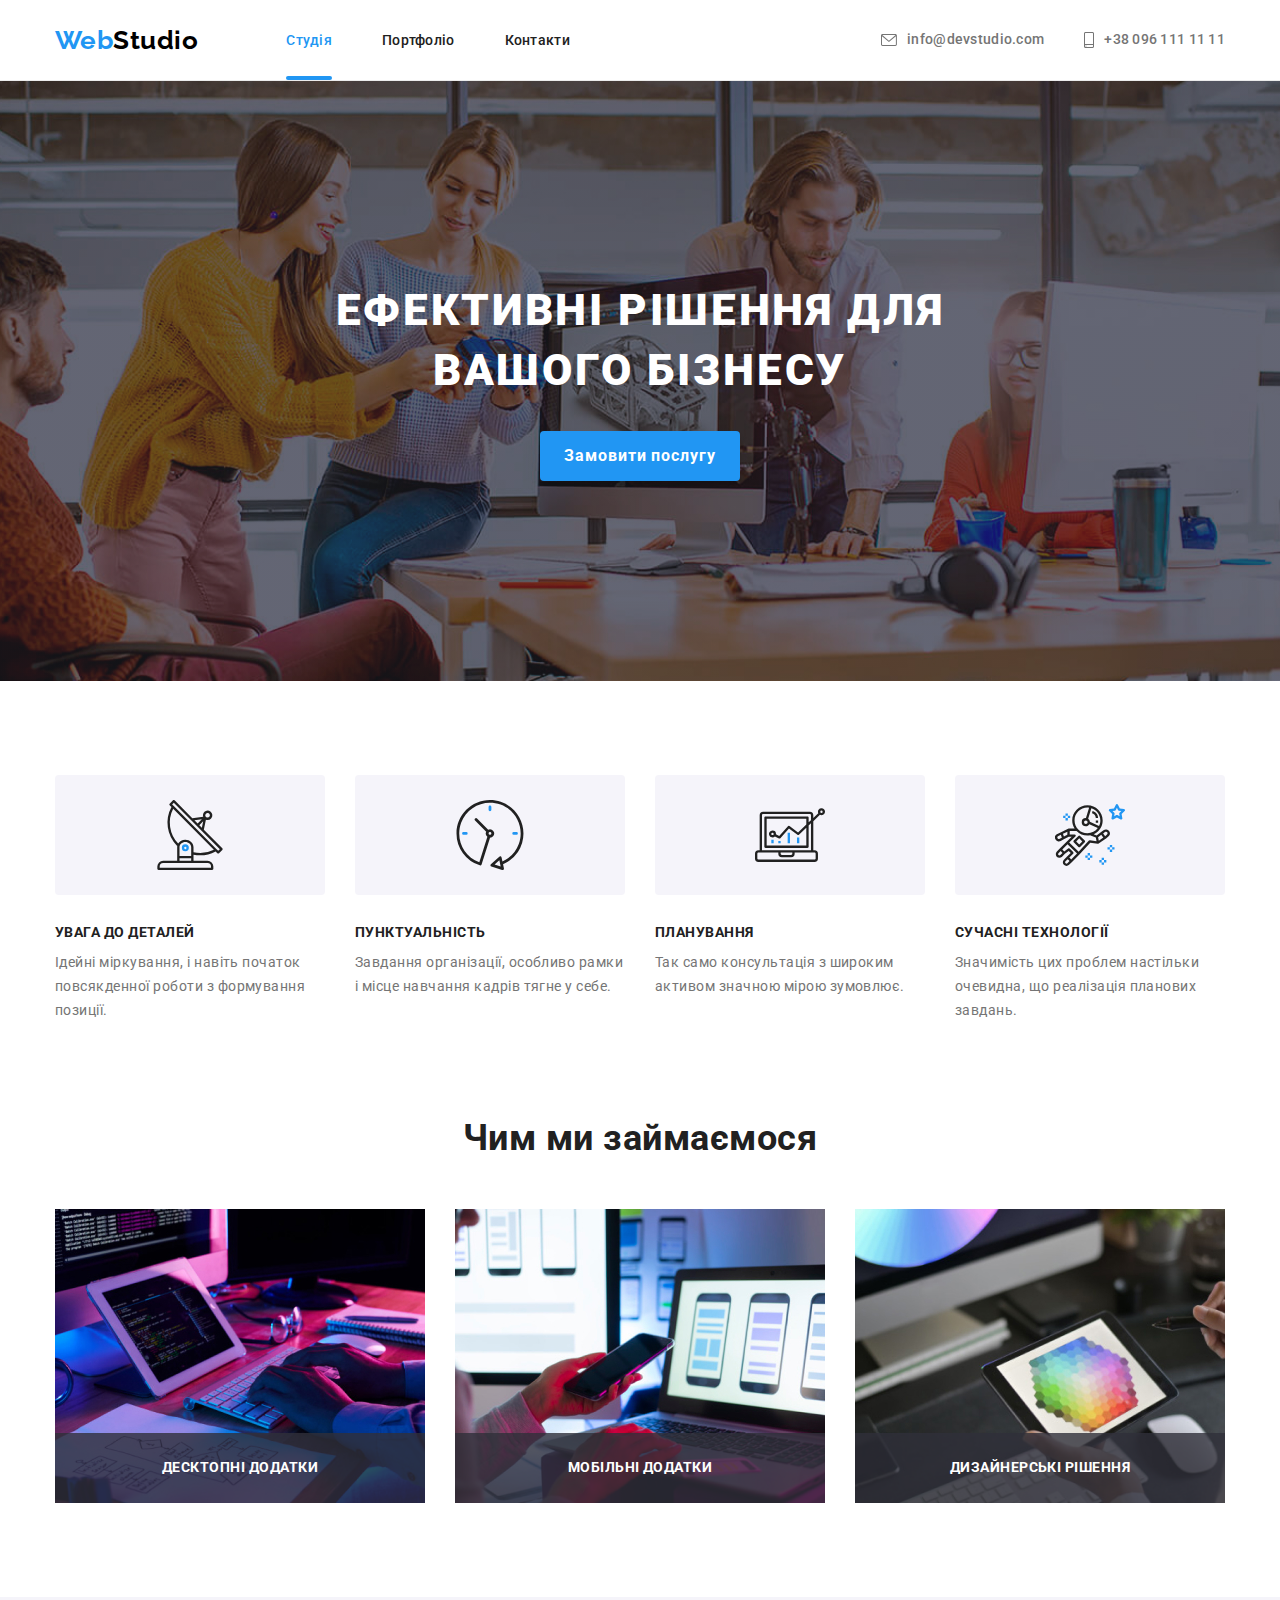
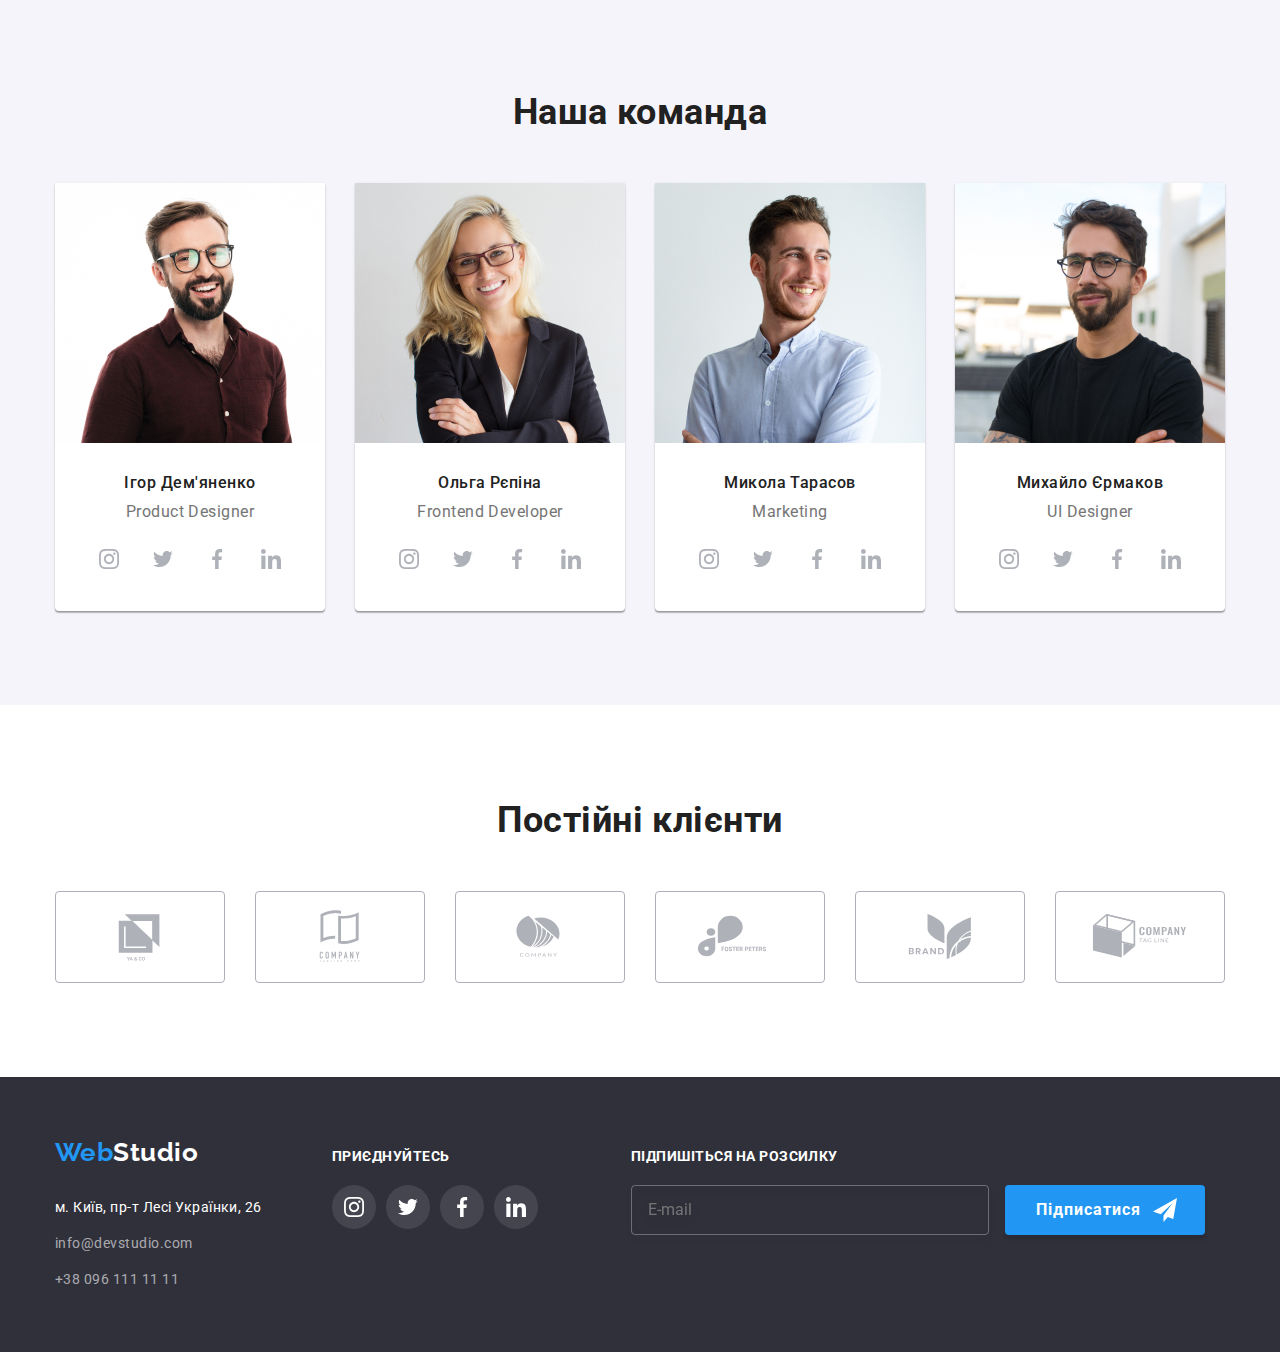
<file: index.html>
<!DOCTYPE html>
<html lang="uk">
  <head>
    <meta charset="UTF-8" />
    <meta http-equiv="X-UA-Compatible" content="IE=edge" />
    <meta name="viewport" content="width=device-width, initial-scale=1.0" />
    <title>WebStudio</title>
    <link
      href="https://fonts.googleapis.com/css2?family=Raleway:wght@700&family=Roboto:wght@400;500;700;900&display=swap"
      rel="stylesheet"
    />
    <link
      rel="stylesheet"
      href="https://cdnjs.cloudflare.com/ajax/libs/modern-normalize/1.1.0/modern-normalize.min.css"
    />

    <link rel="stylesheet" href="./css/main.min.css">
  </head>

  <body>
    <!--Шапка сайту-->
    <header class="header">
      <div class="container header__container">
        <!-- Навігація -->
        <nav class="site-nav">
          <a href="./index.html" lang="en" class="logo-header"
            ><span class="logo__web">Web</span>Studio</a
          >
          <ul class="site-nav__list list">
            <li class="site-nav__item">
              <a
                href="./index.html"
                class="site-nav__link site-nav__link--current"
                >Студія</a
              >
            </li>
            <li class="site-nav__item">
              <a href="./portfolio.html" class="site-nav__link">Портфоліо</a>
            </li>
            <li class="site-nav__item">
              <a href="#" class="site-nav__link">Контакти</a>
            </li>
          </ul>
        </nav>

        <!-- Контакти -->
        <ul class="contacts-nav list">
          <li class="contacts-nav__item">
            <a href="mailto:info@devstudio.com" class="contacts-nav__link">
              <svg width="16" height="12" class="contacts-nav__svg-envelope">
                <use href="./images/icons.svg#icon-envelope-hover"></use>
              </svg>
              info@devstudio.com
            </a>
          </li>
          <li class="contacts-nav__item">
            <a href="tel:+380961111111" class="contacts-nav__link">
              <svg width="10" height="16" class="contacts-nav__svg-smartphone">
                <use href="./images/icons.svg#icon-smartphone"></use>
              </svg>
              +38 096 111 11 11</a
            >
          </li>
        </ul>
      
      <button type="button" class="header_burger js-open-menu"  >
        <svg  width="40" height="40" >
          <use href="./images/icons.svg#icon-menu_burger"></use>
        </svg>
      </button>
    </div>

     <!-- Мобільне меню -->
      <div class="mobile-menu js-menu-container">
        <div class="mobile-menu__container">
          <button type="button" class="mobile-menu__btn-close js-close-menu">
             <svg width="40" height="40" class="mobile-menu__svg" >
                 <use href="./images/icons.svg#icon-menu_close"></use>
            </svg>
           </button>
          <ul class="mobile-menu__list list">
            <li class="mobile-menu__item">
                <a href="./index.html" class="mobile-menu__link mobile-menu__link--current">Студія</a>
            </li>
            <li class="mobile-menu__item">
                <a href="./portfolio.html" class="mobile-menu__link">Портфоліо</a>
            </li>
            <li class="mobile-menu__item">           
               <a href="#" class="mobile-menu__link">Контакти</a>
            </li>
          </ul>
        
          <ul class="menu-contacts__list list">
            <li class="menu-contacts__item"><a href="tel:+380961111111" class="menu-contacts__tel"> +38 096 111 11 11 </a>
            </li>
            <li class="menu-contacts__item"><a href="mailto:info@devstudio.com" class="menu-contacts__mail"> info@devstudio.com </a>
            </li>
          </ul>

          <ul class="menu-social list">
            <li class="menu-social__item"><a href="#" class="menu-social__link">Instagram</a>
            </li>

            <li class="menu-social__item"><a href="#" class="menu-social__link">Twitter</a>
            </li>
            <li class="menu-social__item"><a href="#" class="menu-social__link">Facebook</a>
            </li>
            <li class="menu-social__item"><a href="#" class="menu-social__link">LinkedIn</a>
            </li>
          </ul>

        </div>
      
      </div>
    </header>

    <main>
      <!--Секція hero-->
      <section class="hero">
        <h1 class="hero__title">Ефективні рішення для вашого бізнесу</h1>
        <button type="button" class="hero__btn" data-modal-open>
          Замовити послугу
        </button>
        <!-- Модалка -->
        <div class="backdrop is-hidden" data-modal>
          <div class="modal">
            <button type="button" class="modal__btn" data-modal-close>
              <svg class="modal__svg">
                <use href="./images/icons.svg#icon-close-black"></use>
              </svg>
            </button>
            <b class="modal__title">Залиште свої дані, ми вам передзвонимо</b>

            <form class="form">
              <label class="form__field">
                <span class="form__title">Ім'я</span>
                <input type="text" class="form__input" name="name" />
                <svg class="form__svg">
                  <use href="./images/icons.svg#icon-person"></use>
                </svg>
              </label>

              <label class="form__field">
                <span class="form__title">Телефон</span>
                <input type="tel" class="form__input" name="tel" />
                <svg class="form__svg">
                  <use href="./images/icons.svg#icon-phone"></use>
                </svg>
              </label>

              <label class="form__field">
                <span class="form__title">Пошта</span>
                <input type="email" class="form__input" name="email" />
                <svg class="form__svg">
                  <use href="./images/icons.svg#icon-email"></use>
                </svg>
              </label>

              <label class="form__comment">
                <span class="form__title">Коментар</span>
                <textarea
                  name="comment"
                  rows="8"
                  placeholder="Введіть текст"
                  class="form__textarea"
                ></textarea>
              </label>

              <label class="checkbox">
                <input
                  type="checkbox"
                  name="checkbox"
                  class="checkbox__input"
                  value="consent"
                />
                <svg class="checkbox__svg">
                  <use href="./images/icons.svg#icon-check"></use>
                </svg>

                <span class="checkbox__text"
                  >Погоджуюся з розсилкою та приймаю&nbsp;
                  <a href="#" class="checkbox__link">Умови договору</a>
                </span>
              </label>
              <button type="submit" class="form__btn">Відправити</button>
            </form>
          </div>
        </div>
      </section>

      <!--Секція особливості-->
      <section class="features">
        <div class="container">
          <h2 class="visually-hidden">Особливості</h2>

          <ul class="features__list list">
            <li class="features__item">
              <div class="features__box features__icon-antenna">
                <h3 class="features__title">Увага до деталей</h3>
                <p class="features__descr">
                  Ідейні міркування, і навіть початок повсякденної роботи з
                  формування позиції.
                </p>
              </div>
            </li>

            <li class="features__item">
              <div class="features__box features__icon-clock">
                <h3 class="features__title">Пунктуальність</h3>
                <p class="features__descr">
                  Завдання організації, особливо рамки і місце навчання кадрів
                  тягне у себе.
                </p>
              </div>
            </li>

            <li class="features__item">
              <div class="features__box features__icon-diagram">
                <h3 class="features__title">Планування</h3>
                <p class="features__descr">
                  Так само консультація з широким активом значною мірою
                  зумовлює.
                </p>
              </div>
            </li>

            <li class="features__item">
              <div class="features__box features__icon-astronaut">
                <h3 class="features__title">Сучасні технології</h3>
                <p class="features__descr">
                  Значимість цих проблем настільки очевидна, що реалізація
                  планових завдань.
                </p>
              </div>
            </li>
          </ul>
        </div>
      </section>
      <!--Секція чим ми займаємося-->
      <section class="actions">
        <div class="container">
          <h2 class="section-title">Чим ми займаємося</h2>
          <ul class="list actions__list">
            <li class="actions__item">
              <div>
                <img
                  srcset="./images/desktop-app-desktop.jpeg 1x, ./images/desktop-app-desktop@2x.jpeg 2x" 
                  src="./images/desktop-app-desktop.jpeg"
                  alt="десктопні додатки"
                  width="370"
                />
                <p class="actions__descr">Десктопні додатки</p>
              </div>
            </li>
            <li class="actions__item">
              <div>
                <img
                srcset="./images/mob-app-desktop.jpeg 1x, ./images/mob-app-desktop@2x.jpeg 2x" 
                  src="./images/mob-app-desktop.jpeg"
                  alt="мобільні додатки"
                  width="370"
                />
                <p class="actions__descr">Мобільні додатки</p>
              </div>
            </li>
            <li class="actions__item">
              <div>
                <img
                srcset="./images/design-solution-desktop.jpeg 1x, ./images/design-solution-desktop@2x.jpeg 2x"
                  src="./images/design-solution-desktop.jpeg"
                  alt="дизайнерські рішення"
                  width="370"
                />
                <p class="actions__descr">Дизайнерські рішення</p>
              </div>
            </li>
          </ul>
        </div>
      </section>

      <!--Секція наша команда-->
      <section class="team">
        <div class="container team__container">
          <h2 class="section-title">Наша команда</h2>
          <ul class="list team__list">
            <li class="team__item">
              <picture>
                <!--Картинка для desktop -->
                <source
                  srcset="./images/staff/desk/demyanenko-desktop.jpeg 1x, ./images/staff/desk/demyanenko-desktop@2x.jpeg 2x"
                  media="(min-width: 1200px)"
                />
                <!--Картинка для tablet -->
                <source
                  srcset="./images/staff/tab/demyanenko-tablet.jpeg 1x, ./images/staff/tab/demyanenko-tablet@2x.jpeg 2x"
                  media="(min-width: 768px)"
                />
                <!--Каартинка для mobile -->
                <img
                  srcset="./images/staff/mob/demyanenko-mobile.jpeg 1x, ./images/staff/mob/demyanenko-mobile@2x.jpeg 2x"
                  src="./images/staff/mob/demyanenko-mobile.jpeg"
                  alt="Ігор Дем'яненко"
                />
              </picture>
              <div class="team__text">
                <h3 class="team__title">Ігор Дем'яненко</h3>
                <p class="team__position" lang="en">Product Designer</p>

                <ul class="social list">
                  <li class="social__item">
                    <a
                      href="#"
                      target="_blank"
                      rel="noreferrer noopener"
                      class="social__link"
                    >
                      <svg width="20" height="20">
                        <use href="./images/icons.svg#icon-instagram"></use>
                      </svg>
                    </a>
                  </li>
                  <li class="social__item">
                    <a
                      href="#"
                      target="_blank"
                      rel="noreferrer noopener"
                      class="social__link"
                    >
                      <svg width="20" height="20">
                        <use href="./images/icons.svg#icon-twitter"></use>
                      </svg>
                    </a>
                  </li>
                  <li class="social__item">
                    <a
                      href="#"
                      target="_blank"
                      rel="noreferrer noopener"
                      class="social__link"
                    >
                      <svg width="20" height="20">
                        <use href="./images/icons.svg#icon-facebook"></use>
                      </svg>
                    </a>
                  </li>
                  <li class="social__item">
                    <a
                      href="#"
                      target="_blank"
                      rel="noreferrer noopener"
                      class="social__link"
                    >
                      <svg width="20" height="20">
                        <use href="./images/icons.svg#icon-linkedin"></use>
                      </svg>
                    </a>
                  </li>
                </ul>
              </div>
            </li>
            <li class="team__item">
              <picture>
                <!--Картинка для desktop -->
                <source
                srcset="./images/staff/desk/repina-desktop.jpeg 1x, ./images/staff/desk/repina-desktop@2x.jpeg 2x"
                media="(min-width: 1200px)"
                />
                <!--Картинка для tablet -->
                <source 
                  srcset="./images/staff/tab/repina-tablet.jpeg 1x, ./images/staff/tab/repina-tablet@2x.jpeg 2x"
                  media="(min-width: 768px)"
                />
                <!--Каартинка для mobile -->
                <img
                  srcset="./images/staff/mob/repina-mobile.jpeg 1x, ./images/staff/mob/repina-mobile@2x.jpeg 2x"
                  src="./images/staff/mob/repina-mobile.jpeg"
                  alt="Ольга Рєпіна"
                />
               </picture>
              <div class="team__text">
                <h3 class="team__title">Ольга Рєпіна</h3>
                <p class="team__position" lang="en">Frontend Developer</p>
                <ul class="social list">
                  <li class="social__item">
                    <a
                      href="#"
                      target="_blank"
                      rel="noreferrer noopener"
                      class="social__link"
                    >
                      <svg width="20" height="20">
                        <use href="./images/icons.svg#icon-instagram"></use>
                      </svg>
                    </a>
                  </li>
                  <li class="social__item">
                    <a
                      href="#"
                      target="_blank"
                      rel="noreferrer noopener"
                      class="social__link"
                    >
                      <svg width="20" height="20">
                        <use href="./images/icons.svg#icon-twitter"></use>
                      </svg>
                    </a>
                  </li>
                  <li class="social__item">
                    <a
                      href="#"
                      target="_blank"
                      rel="noreferrer noopener"
                      class="social__link"
                    >
                      <svg width="20" height="20">
                        <use href="./images/icons.svg#icon-facebook"></use>
                      </svg>
                    </a>
                  </li>
                  <li class="social__item">
                    <a
                      href="#"
                      target="_blank"
                      rel="noreferrer noopener"
                      class="social__link"
                    >
                      <svg width="20" height="20">
                        <use href="./images/icons.svg#icon-linkedin"></use>
                      </svg>
                    </a>
                  </li>
                </ul>
              </div>
            </li>
            <li class="team__item">
              <picture>
                <!--Картинка для desktop -->
                <source
                srcset="./images/staff/desk/tarasov-desktop.jpeg 1x, ./images/staff/desk/tarasov-desktop@2x.jpeg 2x"
                media="(min-width: 1200px)"
                />
                <!--Картинка для tablet -->
                <source 
                  srcset="./images/staff/tab/tarasov-tablet.jpeg 1x, ./images/staff/tab/tarasov-tablet@2x.jpeg 2x"
                  media="(min-width: 768px)"
                />
                <!--Каартинка для mobile -->
                <img
                  srcset="./images/staff/mob/tarasov-mobile.jpeg 1x, ./images/staff/mob/tarasov-mobile@2x.jpeg 2x"
                  src="./images/staff/mob/tarasov-mobile.jpeg"
                  alt="Микола Тарасов"
                />
               </picture>
              <div class="team__text">
                <h3 class="team__title">Микола Тарасов</h3>
                <p class="team__position" lang="en">Marketing</p>
                <ul class="social list">
                  <li class="social__item">
                    <a
                      href="#"
                      target="_blank"
                      rel="noreferrer noopener"
                      class="social__link"
                    >
                      <svg width="20" height="20">
                        <use href="./images/icons.svg#icon-instagram"></use>
                      </svg>
                    </a>
                  </li>
                  <li class="social__item">
                    <a
                      href="#"
                      target="_blank"
                      rel="noreferrer noopener"
                      class="social__link"
                    >
                      <svg width="20" height="20">
                        <use href="./images/icons.svg#icon-twitter"></use>
                      </svg>
                    </a>
                  </li>
                  <li class="social__item">
                    <a
                      href="#"
                      target="_blank"
                      rel="noreferrer noopener"
                      class="social__link"
                    >
                      <svg width="20" height="20">
                        <use href="./images/icons.svg#icon-facebook"></use>
                      </svg>
                    </a>
                  </li>
                  <li class="social__item">
                    <a
                      href="#"
                      target="_blank"
                      rel="noreferrer noopener"
                      class="social__link"
                    >
                      <svg width="20" height="20">
                        <use href="./images/icons.svg#icon-linkedin"></use>
                      </svg>
                    </a>
                  </li>
                </ul>
              </div>
            </li>
            <li class="team__item">
              <picture>
                <!--Картинка для desktop -->
                <source
                srcset="./images/staff/desk/yermakov-desktop.jpeg 1x, ./images/staff/desk/yermakov-desktop@2x.jpeg 2x"
                media="(min-width: 1200px)"
                />
                <!--Картинка для tablet -->
                <source 
                  srcset="./images/staff/tab/yermakov-tablet.jpeg 1x, ./images/staff/tab/yermakov-tablet@2x.jpeg 2x"
                  media="(min-width: 768px)"
                />
                <!--Каартинка для mobile -->
                <img
                  srcset="./images/staff/mob/yermakov-mobile.jpeg 1x, ./images/staff/mob/yermakov-mobile@2x.jpeg 2x"
                  src="./images/staff/mob/yermakov-mobile.jpeg"
                  alt="Михайло Єрмаков"
                />
               </picture>
              <div class="team__text">
                <h3 class="team__title">Михайло Єрмаков</h3>
                <p class="team__position" lang="en">UI Designer</p>
                <ul class="social list">
                  <li class="social__item">
                    <a
                      href="#"
                      target="_blank"
                      rel="noreferrer noopener"
                      class="social__link"
                    >
                      <svg width="20" height="20">
                        <use href="./images/icons.svg#icon-instagram"></use>
                      </svg>
                    </a>
                  </li>
                  <li class="social__item">
                    <a
                      href="#"
                      target="_blank"
                      rel="noreferrer noopener"
                      class="social__link"
                    >
                      <svg width="20" height="20">
                        <use href="./images/icons.svg#icon-twitter"></use>
                      </svg>
                    </a>
                  </li>
                  <li class="social__item">
                    <a
                      href="#"
                      target="_blank"
                      rel="noreferrer noopener"
                      class="social__link"
                    >
                      <svg width="20" height="20">
                        <use href="./images/icons.svg#icon-facebook"></use>
                      </svg>
                    </a>
                  </li>
                  <li class="social__item">
                    <a
                      href="#"
                      target="_blank"
                      rel="noreferrer noopener"
                      class="social__link"
                    >
                      <svg width="20" height="20">
                        <use href="./images/icons.svg#icon-linkedin"></use>
                      </svg>
                    </a>
                  </li>
                </ul>
              </div>
            </li>
          </ul>
        </div>
      </section>

      <!--Секція постійні клієнти-->
      <section class="clients">
        <div class="container">
          <h2 class="section-title">Постійні клієнти</h2>
          <ul class="clients__list">
            <li class="clients__item">
              <a
                href="#"
                target="_blank"
                rel="noreferrer noopener"
                class="clients__icon"
              >
                <svg width="106" height="60" class="clients__svg">
                  <use href="./images/icons.svg#icon-company-1"></use>
                </svg>
              </a>
            </li>
            <li class="clients__item">
              <a
                href="#"
                target="_blank"
                rel="noreferrer noopener"
                class="clients__icon"
              >
                <svg width="106" height="60" class="clients__svg">
                  <use href="./images/icons.svg#icon-company-2"></use>
                </svg>
              </a>
            </li>
            <li class="clients__item">
              <a
                href="#"
                target="_blank"
                rel="noreferrer noopener"
                class="clients__icon"
              >
                <svg width="106" height="60" class="clients__svg">
                  <use href="./images/icons.svg#icon-company-3"></use>
                </svg>
              </a>
            </li>
            <li class="clients__item">
              <a
                href="#"
                target="_blank"
                rel="noreferrer noopener"
                class="clients__icon"
              >
                <svg width="106" height="60" class="clients__svg">
                  <use href="./images/icons.svg#icon-company-4"></use>
                </svg>
              </a>
            </li>
            <li class="clients__item">
              <a href="#" class="clients__icon">
                <svg width="106" height="60" class="clients__svg">
                  <use href="./images/icons.svg#icon-company-5"></use>
                </svg>
              </a>
            </li>
            <li class="clients__item">
              <a
                href="#"
                target="_blank"
                rel="noreferrer noopener"
                class="clients__icon"
              >
                <svg width="106" height="60" class="clients__svg">
                  <use href="./images/icons.svg#icon-company-6"></use>
                </svg>
              </a>
            </li>
          </ul>
        </div>
      </section>
    </main>

    <!--ФУТЕР-->
    <footer class="footer">
      <div class="container footer__container">
        <div class="footer__address">
          <a href="./index.html" lang="en" class="logo footer__logo">
            <span class="logo__web">Web</span
            ><span class="logo__studio">Studio</span>
          </a>
          <!-- Футер адреса -->
          <address>
            <ul class="address__list list">
              <li class="address__item">
                <a
                  href="https://goo.gl/maps/CPtrU1FHBa2aNyZL9"
                  target="_blank"
                  rel="noopener noreferrer nofollow"
                  class="address__link-map"
                  >м. Київ, пр-т Лесі Українки, 26
                </a>
              </li>
              <li class="address__item">
                <a href="mailto:info@devstudio.com" class="address__link-contacts">
                  info@devstudio.com
                </a>
              </li>
              <li class="address__item">
                <a href="tel:+380961111111" class="address__link-contacts">
                  +38 096 111 11 11
                </a>
              </li>
            </ul>
          </address>
        </div>

        <!-- Футер соцмережі -->
        <div class="footer-social">
          <h3 class="footer-social__title">приєднуйтесь</h3>
          <ul class="footer-social__list list">
            <li class="footer-social__item">
              <a
                href="#"
                target="_blank"
                rel="noreferrer noopener"
                class="footer-social__link"
              >
                <svg class="footer-icon" width="20" height="20">
                  <use href="./images/icons.svg#icon-instagram"></use>
                </svg>
              </a>
            </li>
            <li class="footer-social__item">
              <a
                href="#"
                target="_blank"
                rel="noreferrer noopener"
                class="footer-social__link"
              >
                <svg class="footer-icon" width="20" height="20">
                  <use href="./images/icons.svg#icon-twitter"></use>
                </svg>
              </a>
            </li>
            <li class="footer-social__item">
              <a
                href="#"
                target="_blank"
                rel="noreferrer noopener"
                class="footer-social__link"
              >
                <svg class="footer-icon" width="20" height="20">
                  <use href="./images/icons.svg#icon-facebook"></use>
                </svg>
              </a>
            </li>
            <li class="footer-social__item">
              <a
                href="#"
                target="_blank"
                rel="noreferrer noopener"
                class="footer-social__link"
              >
                <svg class="footer-icon" width="20" height="20">
                  <use href="./images/icons.svg#icon-linkedin"></use>
                </svg>
              </a>
            </li>
          </ul>
        </div>
        <!-- Футер підписка -->
        <div class="subscription">
          <b class="subscription__title footer-social__title"
            >Підпишіться на розсилку</b
          >
          <form>
            <label for="email" class="form-email"></label>
            <input
              type="email"
              name="email"
              placeholder="E-mail"
              id="email"
              class="subscription__input"
            />
            <button type="submit" class="subscription__btn">
              Підписатися
              <svg class="subscription__svg">
                <use href="./images/icons.svg#icon-icon"></use>
              </svg>
            </button>
          </form>
        </div>
      </div>
    </footer>

    <script src="./js/modal.js"></script>
    <script defer src="js/mobile-menu.js"></script>
  </body>
</html>
</file>
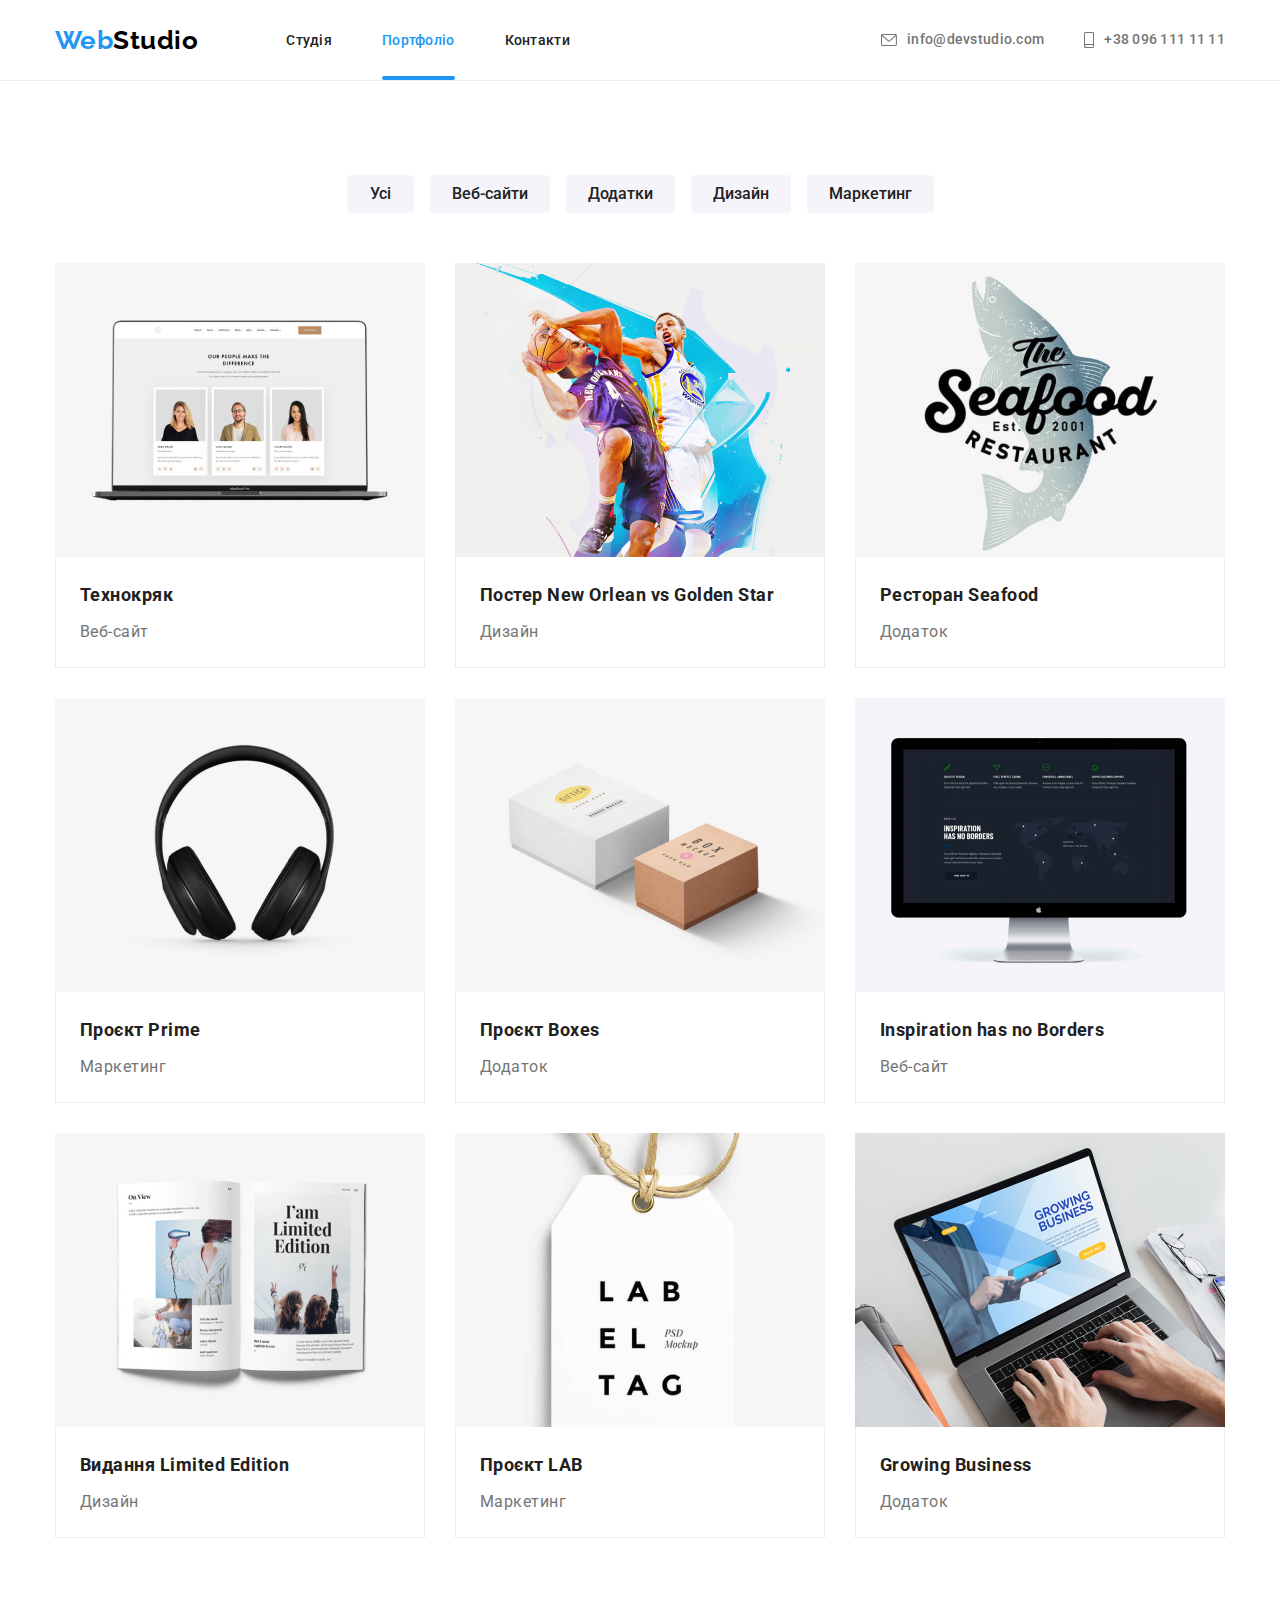
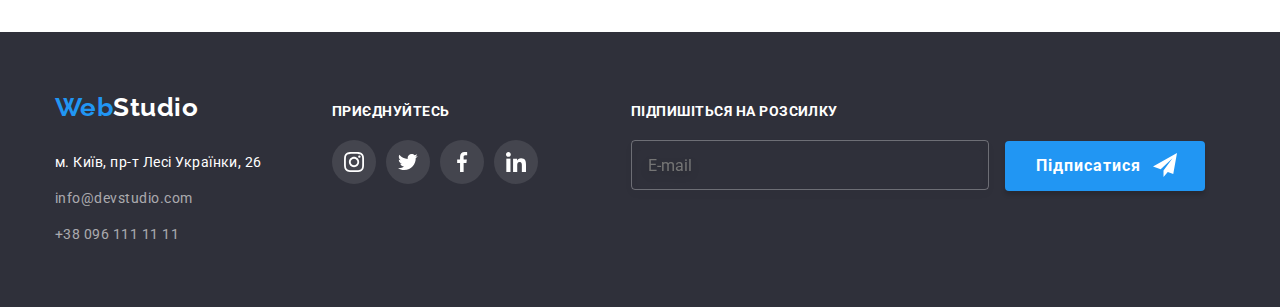
<file: portfolio.html>
<!DOCTYPE html>
<html lang="en">
  <head>
    <meta charset="UTF-8" />
    <meta http-equiv="X-UA-Compatible" content="IE=edge" />
    <meta name="viewport" content="width=device-width, initial-scale=1.0" />
    <title>Portfolio</title>
    <link
      href="https://fonts.googleapis.com/css2?family=Raleway:wght@700&family=Roboto:wght@400;500;700;900&display=swap"
      rel="stylesheet"
    />
    <link
      rel="stylesheet"
      href="https://cdnjs.cloudflare.com/ajax/libs/modern-normalize/1.1.0/modern-normalize.min.css"
    />
    <link rel="stylesheet" href="./css/main.min.css">
  </head>
  <body>
    <!--Шапка сайту-->
    <header class="header">
      <div class="container header__container">
        <!-- Навігація -->
        <nav class="site-nav">
          <a href="./index.html" lang="en" class="logo-header"
            ><span class="logo__web">Web</span>Studio</a
          >
          <ul class="site-nav__list list">
            <li class="site-nav__item">
              <a
                href="./index.html"
                class="site-nav__link"
                >Студія</a
              >
            </li>
            <li class="site-nav__item">
              <a href="./portfolio.html" class="site-nav__link site-nav__link--current">Портфоліо</a>
            </li>
            <li class="site-nav__item">
              <a href="#" class="site-nav__link">Контакти</a>
            </li>
          </ul>
        </nav>

        <!-- Контакти -->
        <ul class="contacts-nav list">
          <li class="contacts-nav__item">
            <a href="mailto:info@devstudio.com" class="contacts-nav__link">
              <svg width="16" height="12" class="contacts-nav__svg-envelope">
                <use href="./images/icons.svg#icon-envelope-hover"></use>
              </svg>
              info@devstudio.com
            </a>
          </li>
          <li class="contacts-nav__item">
            <a href="tel:+380961111111" class="contacts-nav__link">
              <svg width="10" height="16" class="contacts-nav__svg-smartphone">
                <use href="./images/icons.svg#icon-smartphone"></use>
              </svg>
              +38 096 111 11 11</a
            >
          </li>
        </ul>
        <button type="button" class="header_burger js-open-menu"  >
          <svg  width="40" height="40" >
            <use href="./images/icons.svg#icon-menu_burger"></use>
          </svg>
        </button>
      </div>
      <!-- Мобільне меню -->
      <div class="mobile-menu js-menu-container">
        <div class="mobile-menu__container">
          <button type="button" class="mobile-menu__btn-close js-close-menu">
             <svg width="40" height="40" class="mobile-menu__svg" >
                 <use href="./images/icons.svg#icon-menu_close"></use>
            </svg>
           </button>
          <ul class="mobile-menu__list list">
            <li class="mobile-menu__item">
                <a href="./index.html" class="mobile-menu__link">Студія</a>
            </li>
            <li class="mobile-menu__item">
                <a href="./portfolio.html" class="mobile-menu__link mobile-menu__link--current">Портфоліо</a>
            </li>
            <li class="mobile-menu__item">           
               <a href="#" class="mobile-menu__link">Контакти</a>
            </li>
          </ul>
        
          <ul class="menu-contacts__list list">
            <li class="menu-contacts__item"><a href="tel:+380961111111" class="menu-contacts__tel"> +38 096 111 11 11 </a>
            </li>
            <li class="menu-contacts__item"><a href="mailto:info@devstudio.com" class="menu-contacts__mail"> info@devstudio.com </a>
            </li>
          </ul>

          <ul class="menu-social list">
            <li class="menu-social__item"><a href="#" class="menu-social__link">Instagram</a>
            </li>

            <li class="menu-social__item"><a href="#" class="menu-social__link">Twitter</a>
            </li>
            <li class="menu-social__item"><a href="#" class="menu-social__link">Facebook</a>
            </li>
            <li class="menu-social__item"><a href="#" class="menu-social__link">LinkedIn</a>
            </li>
          </ul>
        </div>
        </div>
    </header>
    <main>
      <!--Секція Портфоліо-->
      <section class="portfolio">
        <div class="container">
          <h1 class="visually-hidden">Портфоліо</h1>
          <!-- Кнопки -->
          <ul class="list portfolio__list">
            <li class="portfolio__item">
              <button type="button" class="portfolio__btn">Усі</button>
            </li>
            <li class="portfolio__item">
              <button type="button" class="portfolio__btn">Веб-сайти</button>
            </li>
            <li class="portfolio__item">
              <button type="button" class="portfolio__btn">Додатки</button>
            </li>
            <li class="portfolio__item">
              <button type="button" class="portfolio__btn">Дизайн</button>
            </li>
            <li class="portfolio__item">
              <button type="button" class="portfolio__btn">Маркетинг</button>
            </li>
          </ul>
          <!-- Картки -->
          <ul class="card list">
            <li class="card__item">
              <a href="#" class="card__link">
                <div class="card__overlay">
                  <picture>
                    <!--Картинка для desktop -->
                    <source
                      srcset="./images/cards/desk/technokryak-desk.jpeg 1x, ./images/cards/desk/technokryak-desk@2x.jpeg 2x"
                      media="(min-width: 1200px)"
                    />
                    <!--Картинка для tablet -->
                    <source
                      srcset="./images/cards/tab/technokryak-tab.jpeg 1x, ./images/cards/tab/technokryak-tab@2x.jpeg 2x"
                      media="(min-width: 768px)"
                    />
                    <!--Картинка для mobile -->
                    <img
                      srcset="./images/cards/mob/technokryak-mob.jpeg 1x, ./images/cards/mob/technokryak-mob@2x.jpeg 2x"
                      src="./images/cards/mob/technokryak-mob.jpeg"
                      alt="Дизайн веб-сторінки"
                      class="card__img"
                    />
                  </picture>
                  <p class="card__overlay-text">
                    Ресурс пропонує комплексні пропозиції з різним рівнем
                    функціоналу та сервісів. Все це дозволить відвідувачу
                    отримати вичерпні відомості про компанію чи приватну особу.
                  </p>
                </div>
                <div class="card__text">
                  <h2 class="card__title">Технокряк</h2>
                  <p class="card__descr">Веб-сайт</p>
                </div>
              </a>
            </li>
            <li class="card__item">
              <a href="#" class="card__link">
                <div class="card__overlay">
                  <picture>
                    <!--Картинка для desktop -->
                    <source
                      srcset="./images/cards/desk/poster-desk.jpeg 1x, ./images/cards/desk/poster-desk@2x.jpeg 2x"
                      media="(min-width: 1200px)"
                    />
                    <!--Картинка для tablet -->
                    <source
                      srcset="./images/cards/tab/poster-tab.jpeg 1x, ./images/cards/tab/poster-tab@2x.jpeg 2x"
                      media="(min-width: 768px)"
                    />
                    <!--Картинка для mobile -->
                    <img
                      srcset="./images/cards/mob/poster-mob.jpeg 1x, ./images/cards/mob/poster-mob@2x.jpeg 2x"
                      src="./images/cards/mob/poster-mob.jpeg"
                      alt="Постер з двома баскетболістами"
                      class="card__img"
                    />
                  </picture>

                  <p class="card__overlay-text">
                    Ресурс пропонує комплексні пропозиції з різним рівнем
                    функціоналу та сервісів. Все це дозволить відвідувачу
                    отримати вичерпні відомості про компанію чи приватну особу.
                  </p>
                </div>
                <div class="card__text">
                  <h2 class="card__title">
                    Постер <span lang="en">New Orlean vs Golden Star</span>
                  </h2>
                  <p class="card__descr">Дизайн</p>
                </div>
              </a>
            </li>
            <li class="card__item">
              <a href="#" class="card__link">
                <div class="card__overlay">
                  <picture>
                    <!--Картинка для desktop -->
                    <source
                      srcset="./images/cards/desk/seafood-desk.jpeg 1x, ./images/cards/desk/seafood-desk@2x.jpeg 2x"
                      media="(min-width: 1200px)"
                    />
                    <!--Картинка для tablet -->
                    <source
                      srcset="./images/cards/tab/seafood-tab.jpeg 1x, ./images/cards/tab/seafood-tab@2x.jpeg 2x"
                      media="(min-width: 768px)"
                    />
                    <!--Картинка для mobile -->
                    <img
                      srcset="./images/cards/mob/seafood-mob.jpeg 1x, ./images/cards/mob/seafood-mob@2x.jpeg 2x"
                      src="./images/cards/mob/seafood-mob.jpeg"
                      alt="Постер рибного ресторану"
                      class="card__img"
                    />
                  </picture>
                
                  <p class="card__overlay-text">
                    Ресурс пропонує комплексні пропозиції з різним рівнем
                    функціоналу та сервісів. Все це дозволить відвідувачу
                    отримати вичерпні відомості про компанію чи приватну особу.
                  </p>
                </div>
                <div class="card__text">
                  <h2 class="card__title">
                    Ресторан <span lang="en">Seafood</span>
                  </h2>
                  <p class="card__descr">Додаток</p>
                </div>
              </a>
            </li>
            <li class="card__item">
              <a href="#" class="card__link">
                <div class="card__overlay">
                  <picture>
                    <!--Картинка для desktop -->
                    <source
                      srcset="./images/cards/desk/prime-desk.jpeg 1x, ./images/cards/desk/prime-desk@2x.jpeg 2x"
                      media="(min-width: 1200px)"
                    />
                    <!--Картинка для tablet -->
                    <source
                      srcset="./images/cards/tab/prime-tab.jpeg 1x, ./images/cards/tab/prime-tab@2x.jpeg 2x"
                      media="(min-width: 768px)"
                    />
                    <!--Картинка для mobile -->
                    <img
                      srcset="./images/cards/mob/prime-mob.jpeg 1x, ./images/cards/mob/prime-mob@2x.jpeg 2x"
                      src="./images/cards/mob/prime-mob.jpeg"
                      alt="Навушники"
                      class="card__img"
                    />
                  </picture>
                
              
                  <p class="card__overlay-text">
                    Ресурс пропонує комплексні пропозиції з різним рівнем
                    функціоналу та сервісів. Все це дозволить відвідувачу
                    отримати вичерпні відомості про компанію чи приватну особу.
                  </p>
                </div>
                <div class="card__text">
                  <h2 class="card__title">
                    Проєкт <span lang="en">Prime</span>
                  </h2>
                  <p class="card__descr">Маркетинг</p>
                </div>
              </a>
            </li>
            <li class="card__item">
              <a href="#" class="card__link">
                <div class="card__overlay">
                  <picture>
                    <!--Картинка для desktop -->
                    <source
                      srcset="./images/cards/desk/boxes-desk.jpeg 1x, ./images/cards/desk/boxes-desk@2x.jpeg 2x"
                      media="(min-width: 1200px)"
                    />
                    <!--Картинка для tablet -->
                    <source
                      srcset="./images/cards/tab/boxes-tab.jpeg 1x, ./images/cards/tab/boxes-tab@2x.jpeg 2x"
                      media="(min-width: 768px)"
                    />
                    <!--Картинка для mobile -->
                    <img
                      srcset="./images/cards/mob/boxes-mob.jpeg 1x, ./images/cards/mob/boxes-mob@2x.jpeg 2x"
                      src="./images/cards/mob/boxes-mob.jpeg"
                      alt="Коробки"
                      class="card__img"
                    />
                  </picture>
              
                  <p class="card__overlay-text">
                    Ресурс пропонує комплексні пропозиції з різним рівнем
                    функціоналу та сервісів. Все це дозволить відвідувачу
                    отримати вичерпні відомості про компанію чи приватну особу.
                  </p>
                </div>
                <div class="card__text">
                  <h2 class="card__title">
                    Проєкт <span lang="en">Boxes</span>
                  </h2>
                  <p class="card__descr">Додаток</p>
                </div>
              </a>
            </li>
            <li class="card__item">
              <a href="#" class="card__link">
                <div class="card__overlay">
                  <picture>
                    <!--Картинка для desktop -->
                    <source
                      srcset="./images/cards/desk/inspirations-desk.jpeg 1x, ./images/cards/desk/inspirations-desk@2x.jpeg 2x"
                      media="(min-width: 1200px)"
                    />
                    <!--Картинка для tablet -->
                    <source
                      srcset="./images/cards/tab/inspirations-tab.jpeg 1x, ./images/cards/tab/inspirations-tab@2x.jpeg 2x"
                      media="(min-width: 768px)"
                    />
                    <!--Картинка для mobile -->
                    <img
                      srcset="./images/cards/mob/inspirations-mob.jpeg 1x, ./images/cards/mob/inspirations-mob@2x.jpeg 2x"
                      src="./images/cards/mob/inspirations-mob.jpeg"
                      alt="Веб-сайт"
                      class="card__img"
                    />
                  </picture>
                
                  <p class="card__overlay-text">
                    Ресурс пропонує комплексні пропозиції з різним рівнем
                    функціоналу та сервісів. Все це дозволить відвідувачу
                    отримати вичерпні відомості про компанію чи приватну особу.
                  </p>
                </div>
                <div class="card__text">
                  <h2 class="card__title" lang="en">
                    Inspiration has no Borders
                  </h2>
                  <p class="card__descr">Веб-сайт</p>
                </div>
              </a>
            </li>
            <li class="card__item">
              <a href="#" class="card__link">
                <div class="card__overlay">
                  <picture>
                    <!--Картинка для desktop -->
                    <source
                      srcset="./images/cards/desk/edition-desk.jpeg 1x, ./images/cards/desk/edition-desk@2x.jpeg 2x"
                      media="(min-width: 1200px)"
                    />
                    <!--Картинка для tablet -->
                    <source
                      srcset="./images/cards/tab/edition-tab.jpeg 1x, ./images/cards/tab/edition-tab@2x.jpeg 2x"
                      media="(min-width: 768px)"
                    />
                    <!--Картинка для mobile -->
                    <img
                      srcset="./images/cards/mob/edition-mob.jpeg 1x, ./images/cards/mob/edition-mob@2x.jpeg 2x"
                      src="./images/cards/mob/edition-mob.jpeg"
                      alt="Видання"
                      class="card__img"
                    />
                  </picture>
                 
                  <p class="card__overlay-text">
                    Ресурс пропонує комплексні пропозиції з різним рівнем
                    функціоналу та сервісів. Все це дозволить відвідувачу
                    отримати вичерпні відомості про компанію чи приватну особу.
                  </p>
                </div>
                <div class="card__text">
                  <h2 class="card__title">
                    Видання <span lang="en">Limited Edition</span>
                  </h2>
                  <p class="card__descr">Дизайн</p>
                </div>
              </a>
            </li>
            <li class="card__item">
              <a href="#" class="card__link">
                <div class="card__overlay">
                  <picture>
                    <!--Картинка для desktop -->
                    <source
                      srcset="./images/cards/desk/lab-desk.jpeg 1x, ./images/cards/desk/lab-desk@2x.jpeg 2x"
                      media="(min-width: 1200px)"
                    />
                    <!--Картинка для tablet -->
                    <source
                      srcset="./images/cards/tab/lab-tab.jpeg 1x, ./images/cards/tab/lab-tab@2x.jpeg 2x"
                      media="(min-width: 768px)"
                    />
                    <!--Картинка для mobile -->
                    <img
                      srcset="./images/cards/mob/lab-mob.jpeg 1x, ./images/cards/mob/lab-mob@2x.jpeg 2x"
                      src="./images/cards/mob/lab-mob.jpeg"
                      alt="Лейбл тег"
                      class="card__img"
                    />
                  </picture>
                
                  <p class="card__overlay-text">
                    Ресурс пропонує комплексні пропозиції з різним рівнем
                    функціоналу та сервісів. Все це дозволить відвідувачу
                    отримати вичерпні відомості про компанію чи приватну особу.
                  </p>
                </div>
                <div class="card__text">
                  <h2 class="card__title">
                    Проєкт <span class="en">LAB</span>
                  </h2>
                  <p class="card__descr">Маркетинг</p>
                </div>
              </a>
            </li>
            <li class="card__item">
              <a href="#" class="card__link">
                <div class="card__overlay">
                  <picture>
                    <!--Картинка для desktop -->
                    <source
                      srcset="./images/cards/desk/business-desk.jpeg 1x, ./images/cards/desk/business-desk@2x.jpeg 2x"
                      media="(min-width: 1200px)"
                    />
                    <!--Картинка для tablet -->
                    <source
                      srcset="./images/cards/tab/business-tab.jpeg 1x, ./images/cards/tab/business-tab@2x.jpeg 2x"
                      media="(min-width: 768px)"
                    />
                    <!--Картинка для mobile -->
                    <img
                      srcset="./images/cards/mob/business-mob.jpeg 1x, ./images/cards/mob/business-mob@2x.jpeg 2x"
                      src="./images/cards/mob/business-mob.jpeg"
                      alt="Веб-додаток"
                      class="card__img"
                    />
                  </picture>
                
                  <p class="card__overlay-text">
                    Ресурс пропонує комплексні пропозиції з різним рівнем
                    функціоналу та сервісів. Все це дозволить відвідувачу
                    отримати вичерпні відомості про компанію чи приватну особу.
                  </p>
                </div>
                <div class="card__text">
                  <h2 class="card__title" lang="en">Growing Business</h2>
                  <p class="card__descr">Додаток</p>
                </div>
              </a>
            </li>
          </ul>
        </div>
      </section>
    </main>

    <!--ФУТЕР-->
    <footer class="footer">
      <div class="container footer__container">
        <div class="footer__address">
          <a href="./index.html" lang="en" class="logo footer__logo">
            <span class="logo__web">Web</span
            ><span class="logo__studio">Studio</span>
          </a>
          <!-- Футер адреса -->
          <address>
            <ul class="address__list list">
              <li class="address__item">
                <a
                  href="https://goo.gl/maps/CPtrU1FHBa2aNyZL9"
                  target="_blank"
                  rel="noopener noreferrer nofollow"
                  class="address__link-map"
                  >м. Київ, пр-т Лесі Українки, 26
                </a>
              </li>
              <li class="address__item">
                <a href="mailto:info@devstudio.com" class="address__link-contacts">
                  info@devstudio.com
                </a>
              </li>
              <li class="address__item">
                <a href="tel:+380961111111" class="address__link-contacts">
                  +38 096 111 11 11
                </a>
              </li>
            </ul>
          </address>
        </div>

        <!-- Футер соцмережі -->
        <div class="footer-social">
          <h3 class="footer-social__title">приєднуйтесь</h3>
          <ul class="footer-social__list list">
            <li class="footer-social__item">
              <a
                href="#"
                target="_blank"
                rel="noreferrer noopener"
                class="footer-social__link"
              >
                <svg class="footer-icon" width="20" height="20">
                  <use href="./images/icons.svg#icon-instagram"></use>
                </svg>
              </a>
            </li>
            <li class="footer-social__item">
              <a
                href="#"
                target="_blank"
                rel="noreferrer noopener"
                class="footer-social__link"
              >
                <svg class="footer-icon" width="20" height="20">
                  <use href="./images/icons.svg#icon-twitter"></use>
                </svg>
              </a>
            </li>
            <li class="footer-social__item">
              <a
                href="#"
                target="_blank"
                rel="noreferrer noopener"
                class="footer-social__link"
              >
                <svg class="footer-icon" width="20" height="20">
                  <use href="./images/icons.svg#icon-facebook"></use>
                </svg>
              </a>
            </li>
            <li class="footer-social__item">
              <a
                href="#"
                target="_blank"
                rel="noreferrer noopener"
                class="footer-social__link"
              >
                <svg class="footer-icon" width="20" height="20">
                  <use href="./images/icons.svg#icon-linkedin"></use>
                </svg>
              </a>
            </li>
          </ul>
        </div>
        <!-- Футер підписка -->
        <div class="subscription">
          <b class="subscription__title footer-social__title"
            >Підпишіться на розсилку</b
          >
          <form>
            <label for="email" class="form-email"></label>
            <input
              type="email"
              name="email"
              placeholder="E-mail"
              id="email"
              class="subscription__input"
            />
            <button type="submit" class="subscription__btn">
              Підписатися
              <svg class="subscription__svg">
                <use href="./images/icons.svg#icon-icon"></use>
              </svg>
            </button>
          </form>
        </div>
      </div>
    </footer>
    <script defer src="js/mobile-menu.js"></script>
  </body>
</html>
</file>
<file: css/main.min.css>
.list{padding:0;margin:0;list-style:none}h1,h2,h3,p{margin-top:0}body{margin:0;font-family:Roboto,system-ui;font-style:normal;font-weight:400;letter-spacing:.03em;color:#757575}img{display:block;max-width:100%;height:auto}a{text-decoration:none;color:inherit}.section-title{margin-bottom:30px;color:#212121;font-weight:700;font-size:28px;line-height:1.18;text-align:center}@media screen and (min-width: 1200px){.section-title{font-size:36px;line-height:1.17;margin-bottom:50px}}.container{margin-bottom:0;margin-left:auto;margin-right:auto;width:100%;padding-left:15px;padding-right:15px}@media screen and (min-width: 480px){.container{max-width:480px}}@media screen and (min-width: 768px){.container{max-width:768px}}@media screen and (min-width: 1200px){.container{max-width:1200px}}.logo-header{padding:16px 0;margin-right:88px;display:-webkit-box;display:-ms-flexbox;display:flex;-webkit-box-pack:start;-ms-flex-pack:start;justify-content:flex-start;font-family:Raleway,sans-serif;font-weight:700;color:#000;font-size:24px;line-height:1.17}@media screen and (min-width: 768px)and (max-width: 1199px){.logo-header{padding:26px 0}}@media screen and (min-width: 1200px){.logo-header{font-size:26px;line-height:1.19}}.logo__web{color:#2196f3}.logo__studio{color:#fff}.visually-hidden{position:absolute;white-space:nowrap;width:1px;height:1px;overflow:hidden;border:0;padding:0;clip:rect(0 0 0 0);-webkit-clip-path:inset(50%);clip-path:inset(50%);margin:-1px}.mobile-menu{position:fixed;overflow:scroll;top:0;left:0;width:100%;height:100%;color:#212121;background-color:#fff;-webkit-transform:translateX(-100%);transform:translateX(-100%);-webkit-transition:-webkit-transform 250ms cubic-bezier(0.4, 0, 0.2, 1);transition:-webkit-transform 250ms cubic-bezier(0.4, 0, 0.2, 1);transition:transform 250ms cubic-bezier(0.4, 0, 0.2, 1);transition:transform 250ms cubic-bezier(0.4, 0, 0.2, 1), -webkit-transform 250ms cubic-bezier(0.4, 0, 0.2, 1)}@media screen and (min-width: 768px){.mobile-menu{display:none}}.mobile-menu.is-open{display:block;-webkit-transform:translateX(0);transform:translateX(0)}.mobile-menu__btn-close{position:absolute;top:10px;right:15px;padding:0;border:0;background-color:rgba(0,0,0,0)}.mobile-menu__link--current{color:#2196f3}.header_burger{padding:0;border:0;background-color:rgba(0,0,0,0)}@media screen and (min-width: 768px){.header_burger{display:none}}.mobile-menu__list{margin-bottom:306px;font-weight:500;font-size:40px;line-height:1.18;letter-spacing:.02em}.mobile-menu__item{margin-bottom:32px}.menu-contacts__list{margin-bottom:64px}.menu-contacts__item:not(:last-child){margin-bottom:32px}.menu-contacts__tel{font-family:"Roboto";font-style:normal;font-weight:500;font-size:34px;line-height:40px;letter-spacing:.02em;color:#2196f3}.menu-contacts__mail{font-family:"Roboto";font-style:normal;font-weight:500;font-size:24px;line-height:1.18;letter-spacing:.02em;color:#757575}.menu-social{display:-webkit-box;display:-ms-flexbox;display:flex;-ms-flex-wrap:wrap;flex-wrap:wrap}.menu-social__link{font-family:"Roboto";font-style:normal;font-weight:500;font-size:18px;line-height:1.22;letter-spacing:.02em;color:#2196f3}@media screen and (max-width: 479px){.menu-social{gap:10px}.menu-social .menu-social__item:not(:first-child){padding-left:0}}.menu-social__item:not(:last-child){border-right:1px solid rgba(33,33,33,.2);padding-right:10px}.menu-social__item:not(:first-child){padding-left:10px}.mobile-menu__container{padding:48px 48px 48px 40px}.header{border-bottom:1px solid #ececec;position:relative}.header__container{margin-top:0;margin-bottom:0;display:-webkit-box;display:-ms-flexbox;display:flex;-webkit-box-align:center;-ms-flex-align:center;align-items:center;-webkit-box-pack:justify;-ms-flex-pack:justify;justify-content:space-between}.site-nav{display:-webkit-box;display:-ms-flexbox;display:flex;-webkit-box-align:center;-ms-flex-align:center;align-items:center}.site-nav__list{display:none}@media screen and (min-width: 768px){.site-nav__list{display:-webkit-box;display:-ms-flexbox;display:flex}}.site-nav__item:not(:last-child){margin-right:50px}.site-nav__link{position:relative;padding:31px 0;font-weight:500;font-size:14px;line-height:1.14;letter-spacing:.02em;color:#212121;-webkit-transition:color 250ms cubic-bezier(0.4, 0, 0.2, 1);transition:color 250ms cubic-bezier(0.4, 0, 0.2, 1)}.site-nav__link--current::after{content:"";position:absolute;display:block;width:100%;height:4px;border-radius:2px;bottom:-1px;background-color:#2196f3}.site-nav__link:hover,.site-nav__link:focus{color:#2196f3}.site-nav__link--current{color:#2196f3}.contacts-nav{position:relative;display:none;margin-left:auto}@media screen and (min-width: 768px)and (max-width: 1199px){.contacts-nav{display:-webkit-box;display:-ms-flexbox;display:flex;-webkit-box-orient:vertical;-webkit-box-direction:normal;-ms-flex-direction:column;flex-direction:column}.contacts-nav__item:not(:last-child){margin-bottom:10px}}@media screen and (min-width: 1200px){.contacts-nav{display:-webkit-box;display:-ms-flexbox;display:flex;-webkit-box-align:center;-ms-flex-align:center;align-items:center;margin-left:auto}.contacts-nav__item:not(:last-child){margin-right:40px}}.contacts-nav__link{color:#757575;font-weight:500;font-size:14px;line-height:1.14;letter-spacing:.02em;-webkit-transition:color 250ms cubic-bezier(0.4, 0, 0.2, 1);transition:color 250ms cubic-bezier(0.4, 0, 0.2, 1)}.contacts-nav__link:hover,.contacts-nav__link:focus{color:#2196f3}.contacts-nav__link{display:-webkit-inline-box;display:-ms-inline-flexbox;display:inline-flex;-webkit-box-align:center;-ms-flex-align:center;align-items:center;font-weight:500;letter-spacing:.02em;color:#757575;padding-top:32px;padding-bottom:32px;fill:currentColor}@media screen and (min-width: 768px)and (max-width: 1199px){.contacts-nav__link{padding:0}}.contacts-nav__link:hover,.contacts-nav__link:focus{color:#2196f3}.contacts-nav__svg-envelope{margin-right:10px;width:14px;height:10px}.contacts-nav__svg-smartphone{margin-right:10px;width:10px;height:14px}@media screen and (min-width: 1200px){.contacts-nav__svg-envelope{width:16px;height:12px}.contacts-nav__svg-smartphone{width:10px;height:16px}}.hero{max-width:480px;margin-right:auto;margin-left:auto;padding:118px 0;background-color:#c4c4c4;text-align:center;background-image:-webkit-gradient(linear, left bottom, left top, from(rgba(47, 48, 58, 0.4)), to(rgba(47, 48, 58, 0.4))),url("../images/hero-mobile.jpeg");background-image:linear-gradient(to top, rgba(47, 48, 58, 0.4), rgba(47, 48, 58, 0.4)),url("../images/hero-mobile.jpeg");background-repeat:no-repeat;background-position:center;background-size:cover}.hero__title{margin-bottom:30px;margin:auto;max-width:360px;font-weight:900;font-size:26px;line-height:1.62;text-align:center;letter-spacing:.06em;text-transform:uppercase;color:#fff}@media screen and (min-width: 1200px){.hero__title{font-size:44px;line-height:1.36;max-width:696px}}.hero__btn{margin-top:30px;border-radius:4px;padding:10px 24px;min-width:67px;font-family:Roboto,system-ui;font-weight:700;font-size:16px;line-height:1.88;letter-spacing:.06em;cursor:pointer;-webkit-transition:background-color 250ms cubic-bezier(0.4, 0, 0.2, 1);transition:background-color 250ms cubic-bezier(0.4, 0, 0.2, 1);border:0;border-radius:4px;-webkit-box-shadow:0px 4px 4px rgba(0,0,0,.15);box-shadow:0px 4px 4px rgba(0,0,0,.15);color:#fff;background-color:#2196f3}.hero__btn:hover,.hero__btn:focus{background-color:#188ce8}@media(min-device-pixel-ratio: 2),(-webkit-min-device-pixel-ratio: 2),(min-resolution: 192dpi),(min-resolution: 2dppx){.hero{background-image:-webkit-gradient(linear, left bottom, left top, from(rgba(47, 48, 58, 0.4)), to(rgba(47, 48, 58, 0.4))),url("../images/hero-mobile@2x.jpeg");background-image:linear-gradient(to top, rgba(47, 48, 58, 0.4), rgba(47, 48, 58, 0.4)),url("../images/hero-mobile@2x.jpeg")}}@media screen and (min-width: 480px){.hero{background-image:-webkit-gradient(linear, left bottom, left top, from(rgba(47, 48, 58, 0.4)), to(rgba(47, 48, 58, 0.4))),url("../images/hero-tablet.jpeg");background-image:linear-gradient(to top, rgba(47, 48, 58, 0.4), rgba(47, 48, 58, 0.4)),url("../images/hero-tablet.jpeg")}}@media screen and (min-width: 480px)and (min-device-pixel-ratio: 2),screen and (min-width: 480px)and (-webkit-min-device-pixel-ratio: 2),screen and (min-width: 480px)and (min-resolution: 192dpi),screen and (min-width: 480px)and (min-resolution: 2dppx){.hero{background-image:-webkit-gradient(linear, left bottom, left top, from(rgba(47, 48, 58, 0.4)), to(rgba(47, 48, 58, 0.4))),url("../images/hero-tablet@2x.jpeg");background-image:linear-gradient(to top, rgba(47, 48, 58, 0.4), rgba(47, 48, 58, 0.4)),url("../images/hero-tablet@2x.jpeg")}}@media screen and (min-width: 768px){.hero{max-width:768px;background-image:-webkit-gradient(linear, left bottom, left top, from(rgba(47, 48, 58, 0.4)), to(rgba(47, 48, 58, 0.4))),url("../images/hero-desktop.jpeg");background-image:linear-gradient(to top, rgba(47, 48, 58, 0.4), rgba(47, 48, 58, 0.4)),url("../images/hero-desktop.jpeg")}}@media screen and (min-width: 768px)and (min-device-pixel-ratio: 2),screen and (min-width: 768px)and (-webkit-min-device-pixel-ratio: 2),screen and (min-width: 768px)and (min-resolution: 192dpi),screen and (min-width: 768px)and (min-resolution: 2dppx){.hero{background-image:-webkit-gradient(linear, left bottom, left top, from(rgba(47, 48, 58, 0.4)), to(rgba(47, 48, 58, 0.4))),url("../images/hero-desktop@2x.jpeg");background-image:linear-gradient(to top, rgba(47, 48, 58, 0.4), rgba(47, 48, 58, 0.4)),url("../images/hero-desktop@2x.jpeg")}}@media screen and (min-width: 1200px){.hero{max-width:1600px;padding:200px 0}}.modal{position:absolute;top:50%;left:50%;-webkit-transform:translate(-50%, -50%) scale(1);transform:translate(-50%, -50%) scale(1);-webkit-transition:-webkit-transform 250ms cubic-bezier(0.4, 0, 0.2, 1);transition:-webkit-transform 250ms cubic-bezier(0.4, 0, 0.2, 1);transition:transform 250ms cubic-bezier(0.4, 0, 0.2, 1);transition:transform 250ms cubic-bezier(0.4, 0, 0.2, 1), -webkit-transform 250ms cubic-bezier(0.4, 0, 0.2, 1);width:100%;max-width:450px;min-height:581px;padding:40px;background:#fff}@media screen and (min-width: 1200px){.modal{max-width:528px}}.modal__btn{position:absolute;top:8px;right:8px;width:30px;height:30px;padding:6px;border:1px solid rgba(0,0,0,.1);border-radius:50%;cursor:pointer;background-color:#fff;fill:#000}.modal__btn:hover,.modal__btn:focus{fill:#2196f3}.modal__svg{position:absolute;width:18px;height:18px;top:50%;-webkit-transform:translate(-50%, -50%);transform:translate(-50%, -50%)}.modal__title{display:inline-block;margin-bottom:12px;font-weight:700;font-size:20px;line-height:1.15;text-align:center;letter-spacing:.03em;color:#212121}.backdrop{position:fixed;top:0;left:0;width:100%;height:100%;opacity:1;-webkit-transition:visibility 250ms cubic-bezier(0.4, 0, 0.2, 1),opacity 250ms cubic-bezier(0.4, 0, 0.2, 1);transition:visibility 250ms cubic-bezier(0.4, 0, 0.2, 1),opacity 250ms cubic-bezier(0.4, 0, 0.2, 1);visibility:visible;background-color:rgba(0,0,0,.2)}.backdrop.is-hidden{visibility:hidden;opacity:0;pointer-events:none}.form{display:-webkit-box;display:-ms-flexbox;display:flex;-webkit-box-orient:vertical;-webkit-box-direction:normal;-ms-flex-direction:column;flex-direction:column}.form__title{margin-bottom:4px;font-size:12px;line-height:1.17;letter-spacing:.01em}.form__input{width:100%;height:40px;padding-left:42px;border:1px solid rgba(33,33,33,.2);border-radius:4px;cursor:pointer}.form__field:focus-within>.form__input,.form__field:focus-within>.form__svg,.form__comment:focus-within>.form__textarea{fill:#2196f3;outline:none;border-color:#2196f3}.form__field{position:relative;display:-webkit-box;display:-ms-flexbox;display:flex;-webkit-box-orient:vertical;-webkit-box-direction:normal;-ms-flex-direction:column;flex-direction:column;-webkit-box-align:start;-ms-flex-align:start;align-items:flex-start;margin-bottom:10px}.form__svg{position:absolute;top:50%;left:15px;width:18px;height:18px}.form__comment{display:-webkit-box;display:-ms-flexbox;display:flex;-webkit-box-orient:vertical;-webkit-box-direction:normal;-ms-flex-direction:column;flex-direction:column;-webkit-box-align:start;-ms-flex-align:start;align-items:flex-start;margin-bottom:20px}.form__textarea{resize:none;width:100%;height:120px;padding:12px 16px;border:1px solid rgba(33,33,33,.2);border-radius:4px}.form__textarea::-webkit-input-placeholder{font-size:12px;line-height:1.17;letter-spacing:.01em;color:rgba(117,117,117,.5)}.form__textarea::-moz-placeholder{font-size:12px;line-height:1.17;letter-spacing:.01em;color:rgba(117,117,117,.5)}.form__textarea:-ms-input-placeholder{font-size:12px;line-height:1.17;letter-spacing:.01em;color:rgba(117,117,117,.5)}.form__textarea::-ms-input-placeholder{font-size:12px;line-height:1.17;letter-spacing:.01em;color:rgba(117,117,117,.5)}.form__textarea::placeholder{font-size:12px;line-height:1.17;letter-spacing:.01em;color:rgba(117,117,117,.5)}.form__btn{padding:10px 52px;min-width:200px;min-height:50px;margin-left:auto;margin-right:auto;-webkit-box-pack:center;-ms-flex-pack:center;justify-content:center;-webkit-box-align:center;-ms-flex-align:center;align-items:center;font-weight:700;font-size:16px;line-height:1.88;letter-spacing:.06em;cursor:pointer;-webkit-transition:background-color 250ms cubic-bezier(0.4, 0, 0.2, 1);transition:background-color 250ms cubic-bezier(0.4, 0, 0.2, 1);border:0;border-radius:4px;-webkit-box-shadow:0px 4px 4px rgba(0,0,0,.15);box-shadow:0px 4px 4px rgba(0,0,0,.15);color:#fff;background-color:#2196f3}.form__btn:hover,.form__btn:focus{background-color:#188ce8}.checkbox{display:-webkit-box;display:-ms-flexbox;display:flex;-webkit-box-pack:center;-ms-flex-pack:center;justify-content:center;-webkit-box-align:center;-ms-flex-align:center;align-items:center;margin-left:auto;margin-right:auto;margin-bottom:30px}.checkbox__text{display:-webkit-box;display:-ms-flexbox;display:flex;-webkit-box-pack:center;-ms-flex-pack:center;justify-content:center;-webkit-box-align:center;-ms-flex-align:center;align-items:center;font-size:12px;line-height:1.71}@media screen and (max-width: 479px){.checkbox__text{-ms-flex-wrap:wrap;flex-wrap:wrap;font-size:10px}}@media screen and (min-width: 1200px){.checkbox__text{font-size:14px}}.checkbox__link{text-decoration:underline;cursor:pointer;color:#2196f3}.checkbox__input{position:absolute;white-space:nowrap;width:1px;height:1px;overflow:hidden;border:0;padding:0;clip:rect(0 0 0 0);-webkit-clip-path:inset(50%);clip-path:inset(50%);margin:-1px;cursor:pointer}.checkbox__svg{width:16px;height:15px;margin-right:8.38px;border:2px solid #212121;border-radius:4px;fill:#fff;-webkit-transition:background-color 250ms cubic-bezier(0.4, 0, 0.2, 1);transition:background-color 250ms cubic-bezier(0.4, 0, 0.2, 1)}.checkbox__input:checked+.checkbox__svg{background-color:#2196f3;border-color:#2196f3}.features{padding:60px 0}@media screen and (max-width: 767px){.features__item:not(:last-child){margin-bottom:30px}}@media screen and (min-width: 1200px){.features{padding:94px 0px}.features__list{display:-webkit-box;display:-ms-flexbox;display:flex}.features__item{max-width:270px}.features__item:not(:last-child){margin-right:30px}}.features__item{margin-left:0}@media screen and (min-width: 768px)and (max-width: 1199px){.features__list{display:-webkit-box;display:-ms-flexbox;display:flex;-ms-flex-wrap:wrap;flex-wrap:wrap;gap:30px}.features__item{max-width:354px}}.features__title{text-align:center;margin-bottom:10px;color:#212121;font-weight:700;font-size:14px;line-height:1.14;text-transform:uppercase}@media screen and (min-width: 768px){.features__title{text-align:start}}.features__descr{margin-bottom:0;font-size:14px;line-height:1.71}.features__box::before{content:"";display:block;height:120px;margin-bottom:30px;background-color:#f5f4fa;border-radius:4px;background-repeat:no-repeat;background-position:center}.features__box:not(:last-child){margin-bottom:30px}.features__icon-antenna::before{background-image:url(../images/antenna.svg)}.features__icon-clock::before{background-image:url(../images/clock.svg)}.features__icon-diagram::before{background-image:url(../images/diagram.svg)}.features__icon-astronaut::before{background-image:url(../images/astronaut.svg)}.actions{padding-bottom:94px}@media screen and (max-width: 1199px){.actions{display:none}}.actions__list{display:-webkit-box;display:-ms-flexbox;display:flex}.actions__item:not(:last-child){margin-right:30px}.actions__item{position:relative}.actions__descr{position:absolute;bottom:0px;left:0;display:-webkit-box;display:-ms-flexbox;display:flex;margin:0;width:100%;height:70px;font-weight:700;font-size:14px;line-height:1.14;text-transform:uppercase;-webkit-box-pack:center;-ms-flex-pack:center;justify-content:center;-webkit-box-align:center;-ms-flex-align:center;align-items:center;color:#fff;background-color:rgba(47,48,58,.8)}.team{padding:60px 0;background-color:#f5f4fa}@media screen and (min-width: 1200px){.team{padding:94px 0}}.team__container{margin-bottom:0}.team__text{padding:30px 0 24px}@media screen and (min-width: 1200px){.team__text{padding:30px}}.team__title{margin-bottom:10px;color:#212121;font-weight:500;font-size:16px;line-height:1.19;text-align:center}.team__position{margin-top:0;margin-bottom:0;font-size:16px;line-height:1.19;text-align:center}.team__item{max-width:450px;-webkit-box-shadow:0px 1px 3px rgba(0,0,0,.12),0px 1px 1px rgba(0,0,0,.14),0px 2px 1px rgba(0,0,0,.2);box-shadow:0px 1px 3px rgba(0,0,0,.12),0px 1px 1px rgba(0,0,0,.14),0px 2px 1px rgba(0,0,0,.2);border-radius:0px 0px 4px 4px;background-color:#fff}@media screen and (min-width: 768px)and (max-width: 1199px){.team__list{gap:30px}}@media screen and (min-width: 768px){.team__list{display:-webkit-box;display:-ms-flexbox;display:flex;-ms-flex-wrap:wrap;flex-wrap:wrap}.team__item{-ms-flex-preferred-size:calc((100% - 30px)/2);flex-basis:calc((100% - 30px)/2)}}@media screen and (max-width: 767px){.team__item:not(:last-child){margin-bottom:30px}}@media screen and (min-width: 1200px){.team__item:not(:last-child){margin-right:30px}.team__item{-ms-flex-preferred-size:calc((100% - 90px)/4);flex-basis:calc((100% - 90px)/4)}.team__list{display:-webkit-box;display:-ms-flexbox;display:flex;-ms-flex-wrap:nowrap;flex-wrap:nowrap}}.social{display:-webkit-box;display:-ms-flexbox;display:flex;padding:0px;-webkit-box-align:center;-ms-flex-align:center;align-items:center;-webkit-box-pack:center;-ms-flex-pack:center;justify-content:center;gap:10px;margin-top:16px}.social__item{border-radius:50%;border-color:#2196f3}.social__link{padding:0px;margin:0px;display:-webkit-box;display:-ms-flexbox;display:flex;-webkit-box-align:center;-ms-flex-align:center;align-items:center;-webkit-box-pack:center;-ms-flex-pack:center;justify-content:center;width:44px;height:44px;border-radius:50%;-webkit-transition:fill 250ms cubic-bezier(0.4, 0, 0.2, 1),background-color 250ms cubic-bezier(0.4, 0, 0.2, 1);transition:fill 250ms cubic-bezier(0.4, 0, 0.2, 1),background-color 250ms cubic-bezier(0.4, 0, 0.2, 1);fill:#afb1b8}.social__link:hover,.social__link:focus{fill:#fff;background-color:#2196f3}.portfolio{padding:60px 0px}.portfolio__list{display:-webkit-box;display:-ms-flexbox;display:flex;margin-bottom:50px;-webkit-box-pack:start;-ms-flex-pack:start;justify-content:start;-ms-flex-wrap:wrap;flex-wrap:wrap;gap:8px;grid-row-gap:15px}.portfolio__item:not(:last-child){margin-right:8px}.portfolio__btn{color:#212121;background-color:#f5f4fa;font-family:Roboto,system-ui;font-weight:500;font-size:16px;line-height:1.62;cursor:pointer;-webkit-transition:color 250ms cubic-bezier(0.4, 0, 0.2, 1),background-color 250ms cubic-bezier(0.4, 0, 0.2, 1),-webkit-box-shadow 250ms cubic-bezier(0.4, 0, 0.2, 1);transition:color 250ms cubic-bezier(0.4, 0, 0.2, 1),background-color 250ms cubic-bezier(0.4, 0, 0.2, 1),-webkit-box-shadow 250ms cubic-bezier(0.4, 0, 0.2, 1);transition:color 250ms cubic-bezier(0.4, 0, 0.2, 1),background-color 250ms cubic-bezier(0.4, 0, 0.2, 1),box-shadow 250ms cubic-bezier(0.4, 0, 0.2, 1);transition:color 250ms cubic-bezier(0.4, 0, 0.2, 1),background-color 250ms cubic-bezier(0.4, 0, 0.2, 1),box-shadow 250ms cubic-bezier(0.4, 0, 0.2, 1),-webkit-box-shadow 250ms cubic-bezier(0.4, 0, 0.2, 1);border-radius:4px;border:0px;padding:6px 22px;min-width:67px}.portfolio__btn:hover,.portfolio__btn:focus{color:#fff;background-color:#2196f3;-webkit-box-shadow:0px 3px 1px rgba(0,0,0,.1),0px 1px 2px rgba(0,0,0,.08),0px 2px 2px rgba(0,0,0,.12);box-shadow:0px 3px 1px rgba(0,0,0,.1),0px 1px 2px rgba(0,0,0,.08),0px 2px 2px rgba(0,0,0,.12)}@media screen and (min-width: 768px){.portfolio__list{-webkit-box-pack:center;-ms-flex-pack:center;justify-content:center}}@media screen and (min-width: 1200px){.portfolio{padding:94px 0}}.card__link:hover,.card__link:focus{-webkit-box-shadow:0px 1px 1px rgba(0,0,0,.12),0px 4px 4px rgba(0,0,0,.06),1px 4px 6px rgba(0,0,0,.16);box-shadow:0px 1px 1px rgba(0,0,0,.12),0px 4px 4px rgba(0,0,0,.06),1px 4px 6px rgba(0,0,0,.16)}.card__link{display:block;-ms-flex-wrap:wrap;flex-wrap:wrap;-webkit-transition:-webkit-box-shadow 250ms cubic-bezier(0.4, 0, 0.2, 1);transition:-webkit-box-shadow 250ms cubic-bezier(0.4, 0, 0.2, 1);transition:box-shadow 250ms cubic-bezier(0.4, 0, 0.2, 1);transition:box-shadow 250ms cubic-bezier(0.4, 0, 0.2, 1), -webkit-box-shadow 250ms cubic-bezier(0.4, 0, 0.2, 1)}.card__text{padding:20px 24px;border-left:1px solid #eee;border-bottom:1px solid #eee;border-right:1px solid #eee}.card__title{margin-bottom:4px;color:#212121;font-weight:700;font-size:18px;line-height:2}.card__descr{margin:0;font-size:16px;line-height:1.88;color:#757575}.card__overlay::before{display:inline-block;position:absolute;content:"";width:100%;height:100%;top:100%;opacity:0}.card__link:hover .card__overlay-text,.card__link:focus .card__overlay-text{opacity:1;-webkit-transform:translateY(0%);transform:translateY(0%)}.card__overlay{position:relative;opacity:1;overflow:hidden}.card__img{display:block;width:100%}.card__overlay-text{position:absolute;top:0;left:0;width:100%;height:100%;-webkit-transform:translateY(100%);transform:translateY(100%);-webkit-transition:250ms cubic-bezier(0.4, 0, 0.2, 1);transition:250ms cubic-bezier(0.4, 0, 0.2, 1);padding:63px 24px;font-weight:400;font-size:18px;line-height:1.56;opacity:0;margin:0;letter-spacing:.03em;color:#fff;background-color:rgba(33,150,243,.9)}@media screen and (max-width: 1200px){.card__item:not(:last-child){margin-bottom:30px}}@media screen and (min-width: 768px)and (max-width: 1199px){.card{display:-webkit-box;display:-ms-flexbox;display:flex;-ms-flex-wrap:wrap;flex-wrap:wrap;gap:30px}}@media screen and (min-width: 1200px){.card{-ms-flex-wrap:wrap;flex-wrap:wrap;display:-webkit-box;display:-ms-flexbox;display:flex}.card__item:nth-last-child(-n+3){margin-bottom:0}.card__item:nth-child(3n+3){margin-right:0}.card__item{-ms-flex-preferred-size:calc((100% - 60px)/3);flex-basis:calc((100% - 60px)/3);margin-right:30px;margin-bottom:30px}}.clients{padding:60px 0}@media screen and (min-width: 1200px){.clients{padding:94px 0}.clients__list{display:-webkit-box;display:-ms-flexbox;display:flex}}.clients__list{padding:0px;margin:0px;display:-webkit-box;display:-ms-flexbox;display:flex;-ms-flex-wrap:wrap;flex-wrap:wrap;gap:30px}.clients__item{width:170px;list-style-type:none;-ms-flex-preferred-size:calc((100% - 30px)/2);flex-basis:calc((100% - 30px)/2)}@media screen and (min-width: 768px){.clients__item{-ms-flex-preferred-size:calc((100% - 60px)/3);flex-basis:calc((100% - 60px)/3)}}@media screen and (min-width: 1200px){.clients__item{-ms-flex-preferred-size:calc((100% - 150px)/6);flex-basis:calc((100% - 150px)/6)}}.clients__icon{display:-webkit-box;display:-ms-flexbox;display:flex;height:92px;-webkit-box-pack:center;-ms-flex-pack:center;justify-content:center;-webkit-box-align:center;-ms-flex-align:center;align-items:center;fill:#afb1b8;-webkit-transition:fill 250ms cubic-bezier(0.4, 0, 0.2, 1),border 250ms cubic-bezier(0.4, 0, 0.2, 1);transition:fill 250ms cubic-bezier(0.4, 0, 0.2, 1),border 250ms cubic-bezier(0.4, 0, 0.2, 1);border:1px solid #afb1b8;border-radius:4px}.clients__icon:hover,.clients__icon:focus{fill:#2196f3;border:1px solid #2196f3}.clients__svg{-webkit-box-pack:center;-ms-flex-pack:center;justify-content:center;margin:0px}.footer{padding:60px 0;text-align:center;background-color:#2f303a}.footer__container{-webkit-box-align:baseline;-ms-flex-align:baseline;align-items:baseline}@media screen and (min-width: 1200px){.footer__container{display:-webkit-box;display:-ms-flexbox;display:flex}}@media screen and (min-width: 768px)and (max-width: 1199px){.footer__container{display:-webkit-box;display:-ms-flexbox;display:flex;-ms-flex-wrap:wrap;flex-wrap:wrap;-ms-flex-pack:distribute;justify-content:space-around}}.footer__logo{margin-bottom:28px;font-family:Raleway,sans-serif;font-weight:700;font-size:26px;line-height:1.19;color:#000}.footer__address{display:-webkit-box;display:-ms-flexbox;display:flex;-webkit-box-orient:vertical;-webkit-box-direction:normal;-ms-flex-direction:column;flex-direction:column}@media screen and (min-width: 1200px){.footer{text-align:start}}@media screen and (max-width: 1199px){.footer__address{margin-bottom:60px}}.address__list{-webkit-box-orient:vertical;-webkit-box-direction:normal;-ms-flex-direction:column;flex-direction:column}.address__item:not(:last-child){margin-bottom:12px}.address__link-map{color:#fff;font-style:normal;font-size:14px;line-height:1.71}.address__link-contacts{color:rgba(255,255,255,.6);font-style:normal;font-size:14px;line-height:1.71;-webkit-transition:color 250ms cubic-bezier(0.4, 0, 0.2, 1);transition:color 250ms cubic-bezier(0.4, 0, 0.2, 1)}.address__link-contacts:hover,.address__link-contacts:focus{color:#2196f3}.footer-social{margin-bottom:60px}@media screen and (min-width: 768px){.footer-social{margin-bottom:0}}.footer-social__title{margin:0px;margin-bottom:20px;font-weight:700;font-size:14px;line-height:1.14;text-transform:uppercase;color:#fff}.footer-social__list{gap:10px;display:-webkit-box;display:-ms-flexbox;display:flex;-webkit-box-pack:center;-ms-flex-pack:center;justify-content:center}.footer-social__item{display:-webkit-box;display:-ms-flexbox;display:flex;border-radius:50%;border-color:#2196f3}.footer-social__link{margin:0px;padding:0px;display:-webkit-box;display:-ms-flexbox;display:flex;-webkit-box-align:center;-ms-flex-align:center;align-items:center;-webkit-box-pack:center;-ms-flex-pack:center;justify-content:center;width:44px;height:44px;border-radius:50%;-webkit-transition:background-color 250ms cubic-bezier(0.4, 0, 0.2, 1);transition:background-color 250ms cubic-bezier(0.4, 0, 0.2, 1);fill:#fff;background-color:rgba(255,255,255,.1)}.footer-social__link:hover,.footer-social__link:focus{background-color:#2196f3}@media screen and (min-width: 1200px){.footer-social{display:-webkit-box;display:-ms-flexbox;display:flex;-webkit-box-orient:vertical;-webkit-box-direction:normal;-ms-flex-direction:column;flex-direction:column;margin-bottom:0;margin-left:70px;-webkit-box-align:baseline;-ms-flex-align:baseline;align-items:baseline;width:206px;height:80px}}.subscription{display:-webkit-box;display:-ms-flexbox;display:flex;-webkit-box-orient:vertical;-webkit-box-direction:normal;-ms-flex-direction:column;flex-direction:column;min-height:86px}@media screen and (min-width: 768px)and (max-width: 1199px){.subscription{width:450px}}@media screen and (min-width: 1200px){.subscription{min-width:570px;margin-left:93px;-webkit-box-align:baseline;-ms-flex-align:baseline;align-items:baseline;-webkit-box-orient:vertical;-webkit-box-direction:normal;-ms-flex-direction:column;flex-direction:column}.subscription__btn{margin-left:12px}}.subscription__btn{position:relative;padding:10px 62px 10px 28px;min-width:200px;min-height:50px;font-weight:700;font-size:16px;line-height:1.88;letter-spacing:.06em;cursor:pointer;-webkit-transition:background-color 250ms cubic-bezier(0.4, 0, 0.2, 1);transition:background-color 250ms cubic-bezier(0.4, 0, 0.2, 1);border:0;border-radius:4px;-webkit-box-shadow:0px 4px 4px rgba(0,0,0,.15);box-shadow:0px 4px 4px rgba(0,0,0,.15);color:#fff;background-color:#2196f3}.subscription__btn:hover,.subscription__btn:focus{background-color:#188ce8}.subscription__svg{position:absolute;top:25%;right:28px;width:24px;height:24px;fill:#fff}.subscription__input{margin-bottom:20px;width:100%;height:50px;padding:0;padding-left:16px;font-size:16px;line-height:1.25;-webkit-box-align:center;-ms-flex-align:center;align-items:center;border:1px solid rgba(255,255,255,.3);-webkit-filter:drop-shadow(0px 4px 4px rgba(0, 0, 0, 0.15));filter:drop-shadow(0px 4px 4px rgba(0, 0, 0, 0.15));border-radius:4px;color:rgba(255,255,255,.6);background-color:rgba(0,0,0,0)}@media screen and (min-width: 768px){.subscription__input{width:450px}}@media screen and (min-width: 1200px){.subscription__input{width:358px;margin-bottom:0}}/*# sourceMappingURL=main.min.css.map */
</file>
